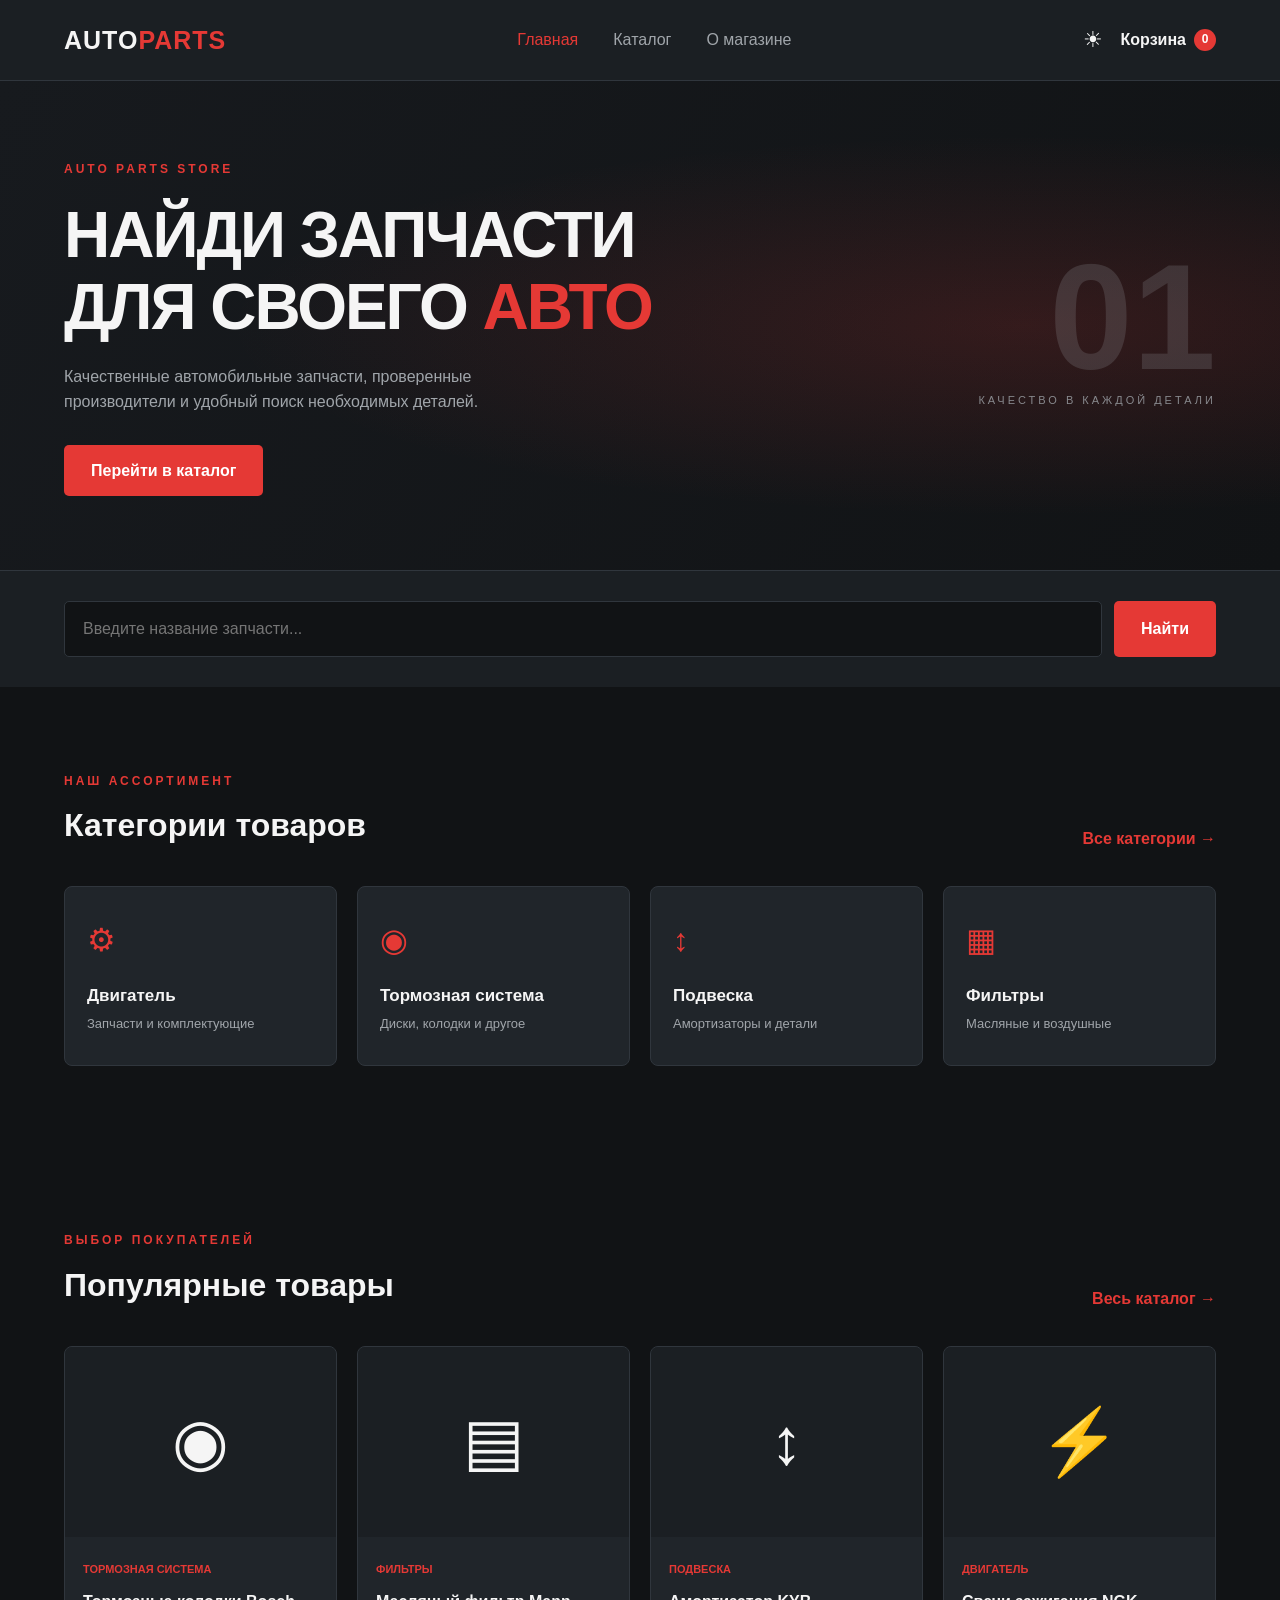
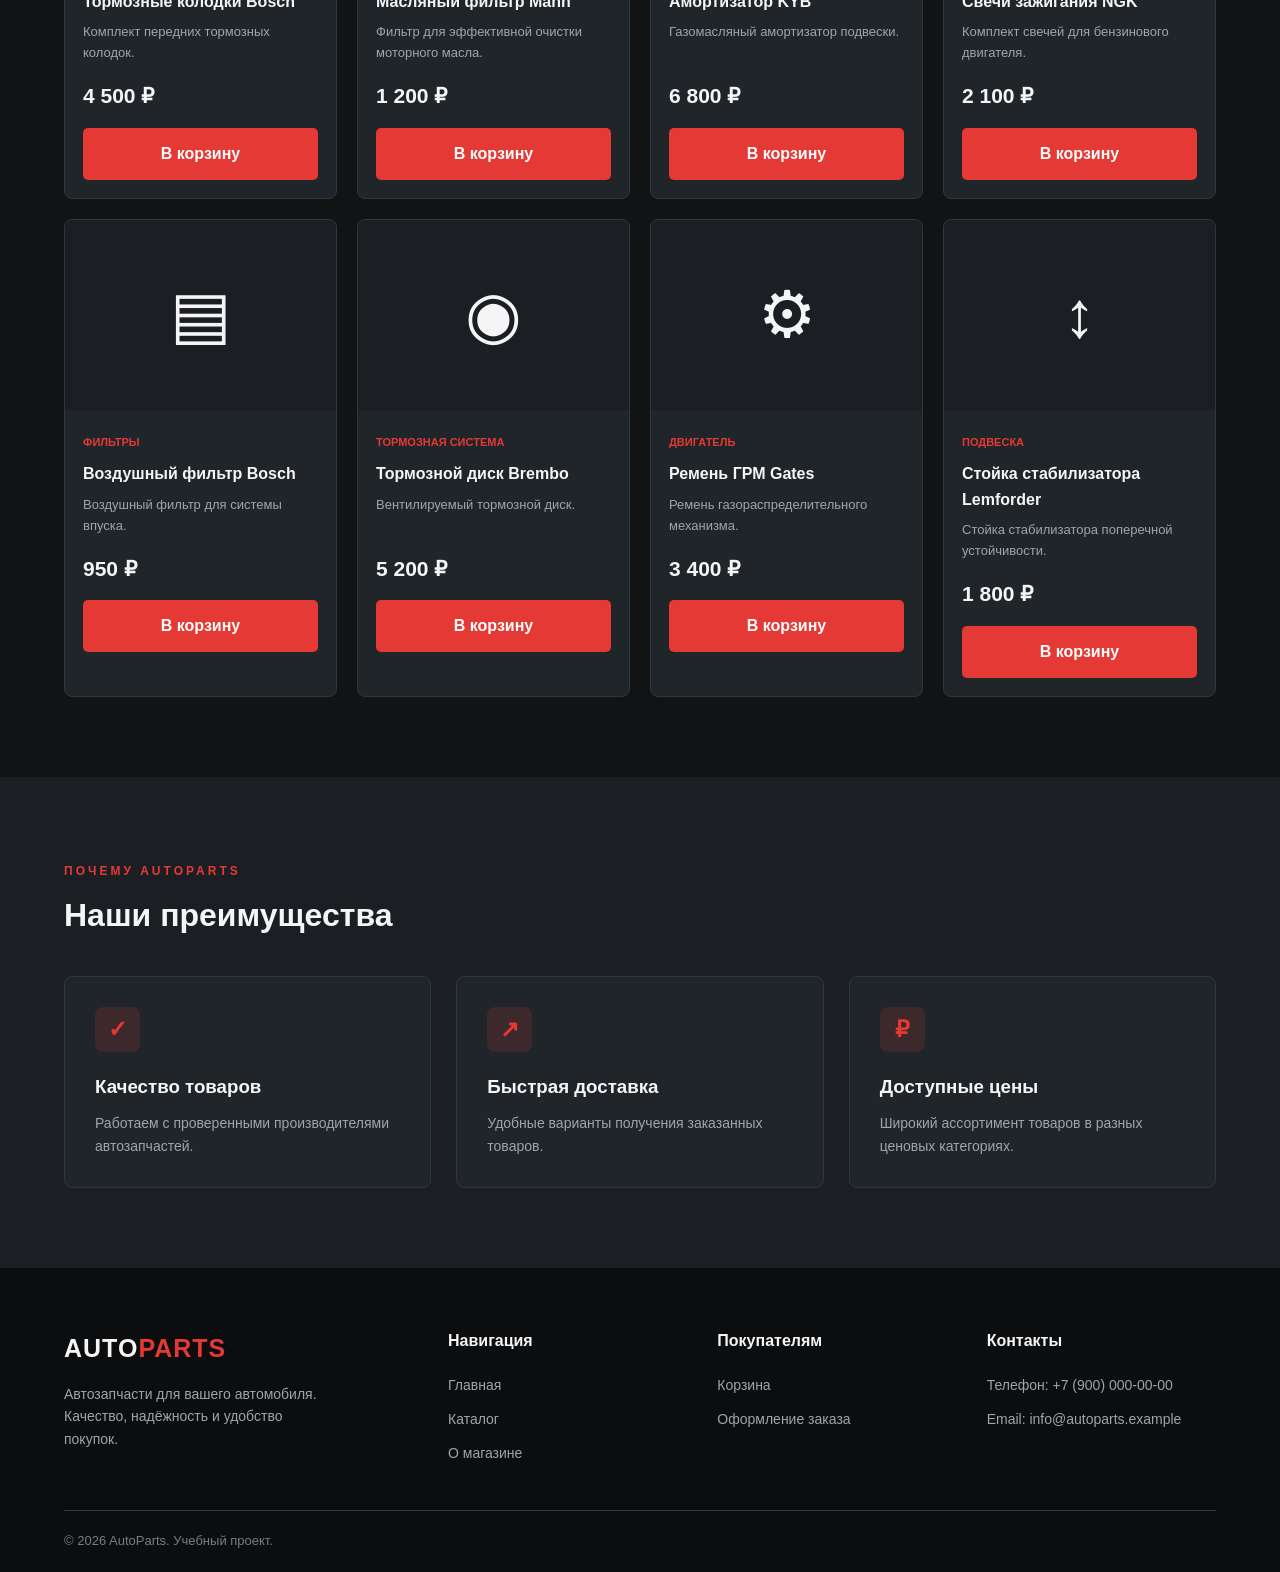
<file: index.html>
<!DOCTYPE html>
<html lang="ru">
<head>
    <meta charset="UTF-8">
    <meta name="viewport" content="width=device-width, initial-scale=1.0">
    <meta name="description" content="AutoParts — интернет-магазин автомобильных запчастей. Большой выбор деталей для вашего автомобиля.">
    <meta name="theme-color" content="#111315">

    <title>AutoParts — Магазин автозапчастей</title>

    <link rel="stylesheet" href="css/style.css">
    <link rel="stylesheet" href="css/responsive.css">

    <script src="js/products.js" defer></script>
    <script src="js/main.js" defer></script>
</head>

<body>

    <!-- Шапка сайта -->
    <header class="header">
        <div class="container header-container">

            <a href="index.html" class="logo">
                AUTO<span>PARTS</span>
            </a>

            <nav class="navigation" id="navigation">
                <a href="index.html" class="nav-link active">Главная</a>
                <a href="catalog.html" class="nav-link">Каталог</a>
                <a href="about.html" class="nav-link">О магазине</a>
            </nav>

            <div class="header-actions">

                <button class="theme-toggle" id="theme-toggle"
                        aria-label="Переключить тему">
                    ☀
                </button>

                <a href="cart.html" class="cart-link">
                    Корзина
                    <span class="cart-count" id="cart-count">0</span>
                </a>

                <button class="menu-toggle" id="menu-toggle"
                        aria-label="Открыть меню">
                    ☰
                </button>

            </div>

        </div>
    </header>

    <main>

        <!-- Главный баннер -->
        <section class="hero">
            <div class="container hero-container">

                <div class="hero-content">
                    <span class="hero-label">AUTO PARTS STORE</span>

                    <h1>
                        НАЙДИ ЗАПЧАСТИ<br>
                        ДЛЯ СВОЕГО <span>АВТО</span>
                    </h1>

                    <p>
                        Качественные автомобильные запчасти,
                        проверенные производители и удобный
                        поиск необходимых деталей.
                    </p>

                    <a href="catalog.html" class="btn btn-primary">
                        Перейти в каталог
                    </a>
                </div>

                <div class="hero-decoration">
                    <span class="hero-number">01</span>
                    <span class="hero-caption">КАЧЕСТВО В КАЖДОЙ ДЕТАЛИ</span>
                </div>

            </div>
        </section>

        <!-- Поиск -->
        <section class="search-section">
            <div class="container">

                <form class="search-form" id="search-form">
                    <input
                        type="search"
                        id="search-input"
                        placeholder="Введите название запчасти..."
                        aria-label="Поиск запчастей"
                    >

                    <button type="submit" class="btn btn-primary">
                        Найти
                    </button>
                </form>

            </div>
        </section>

        <!-- Категории -->
        <section class="categories section">
            <div class="container">

                <div class="section-heading">
                    <div>
                        <span class="section-label">НАШ АССОРТИМЕНТ</span>
                        <h2>Категории товаров</h2>
                    </div>

                    <a href="catalog.html" class="text-link">
                        Все категории →
                    </a>
                </div>

                <div class="category-grid">

                    <a href="catalog.html?category=engine"
                       class="category-card">
                        <span class="category-icon">⚙</span>
                        <h3>Двигатель</h3>
                        <span>Запчасти и комплектующие</span>
                    </a>

                    <a href="catalog.html?category=brakes"
                       class="category-card">
                        <span class="category-icon">◉</span>
                        <h3>Тормозная система</h3>
                        <span>Диски, колодки и другое</span>
                    </a>

                    <a href="catalog.html?category=suspension"
                       class="category-card">
                        <span class="category-icon">↕</span>
                        <h3>Подвеска</h3>
                        <span>Амортизаторы и детали</span>
                    </a>

                    <a href="catalog.html?category=filters"
                       class="category-card">
                        <span class="category-icon">▦</span>
                        <h3>Фильтры</h3>
                        <span>Масляные и воздушные</span>
                    </a>

                </div>

            </div>
        </section>

        <!-- Популярные товары -->
        <section class="products section">
            <div class="container">

                <div class="section-heading">
                    <div>
                        <span class="section-label">ВЫБОР ПОКУПАТЕЛЕЙ</span>
                        <h2>Популярные товары</h2>
                    </div>

                    <a href="catalog.html" class="text-link">
                        Весь каталог →
                    </a>
                </div>

                <div class="product-grid" id="featured-products">

                    <!-- Карточки товаров будут добавлены через JavaScript -->

                </div>

            </div>
        </section>

        <!-- Преимущества -->
        <section class="advantages section">
            <div class="container">

                <div class="section-heading">
                    <div>
                        <span class="section-label">ПОЧЕМУ AUTOPARTS</span>
                        <h2>Наши преимущества</h2>
                    </div>
                </div>

                <div class="advantages-grid">

                    <article class="advantage-card">
                        <span class="advantage-icon">✓</span>
                        <h3>Качество товаров</h3>
                        <p>Работаем с проверенными производителями автозапчастей.</p>
                    </article>

                    <article class="advantage-card">
                        <span class="advantage-icon">↗</span>
                        <h3>Быстрая доставка</h3>
                        <p>Удобные варианты получения заказанных товаров.</p>
                    </article>

                    <article class="advantage-card">
                        <span class="advantage-icon">₽</span>
                        <h3>Доступные цены</h3>
                        <p>Широкий ассортимент товаров в разных ценовых категориях.</p>
                    </article>

                </div>

            </div>
        </section>

    </main>

    <!-- Подвал -->
    <footer class="footer">
        <div class="container footer-container">

            <div class="footer-brand">
                <a href="index.html" class="logo">
                    AUTO<span>PARTS</span>
                </a>

                <p>
                    Автозапчасти для вашего автомобиля.
                    Качество, надёжность и удобство покупок.
                </p>
            </div>

            <div class="footer-column">
                <h3>Навигация</h3>
                <a href="index.html">Главная</a>
                <a href="catalog.html">Каталог</a>
                <a href="about.html">О магазине</a>
            </div>

            <div class="footer-column">
                <h3>Покупателям</h3>
                <a href="cart.html">Корзина</a>
                <a href="checkout.html">Оформление заказа</a>
            </div>

            <div class="footer-column">
                <h3>Контакты</h3>
                <p>Телефон: +7 (900) 000-00-00</p>
                <p>Email: info@autoparts.example</p>
            </div>

        </div>

        <div class="container footer-bottom">
            <p>© 2026 AutoParts. Учебный проект.</p>
        </div>
    </footer>

</body>
</html>
</file>
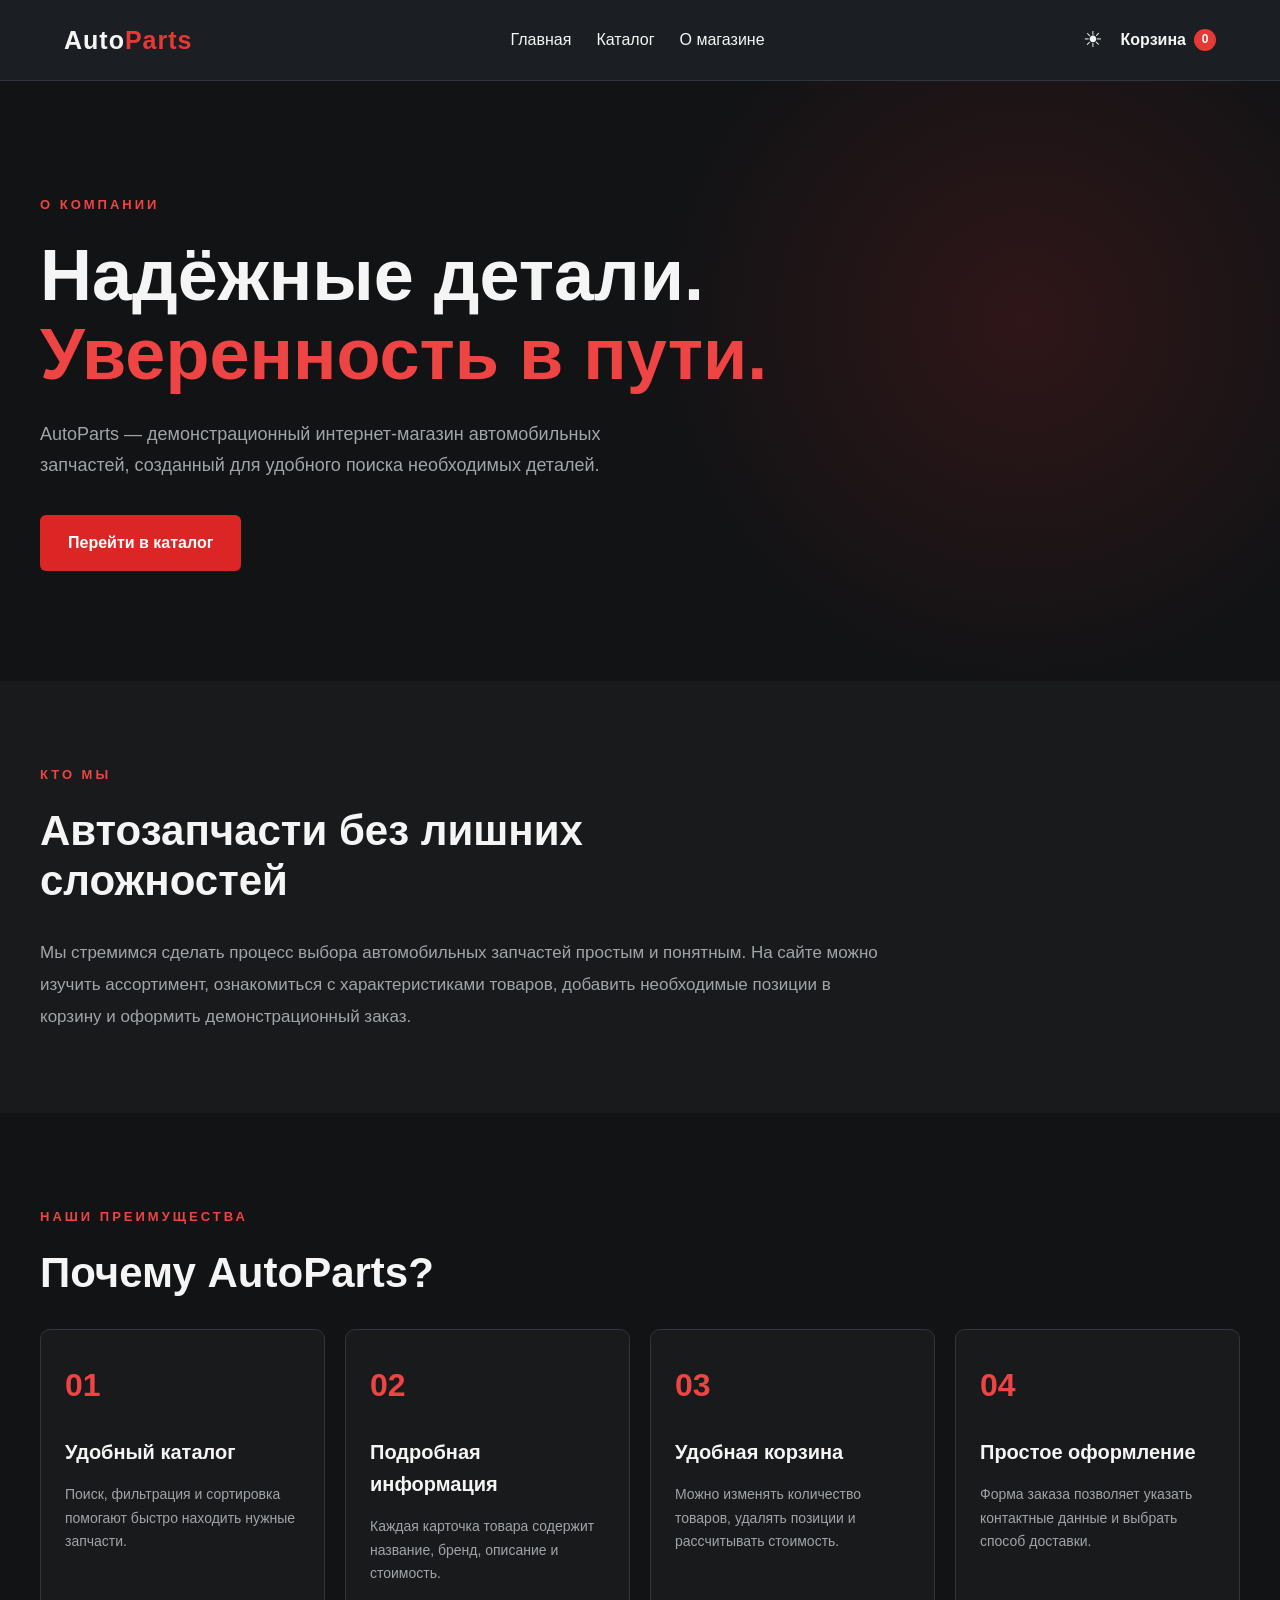
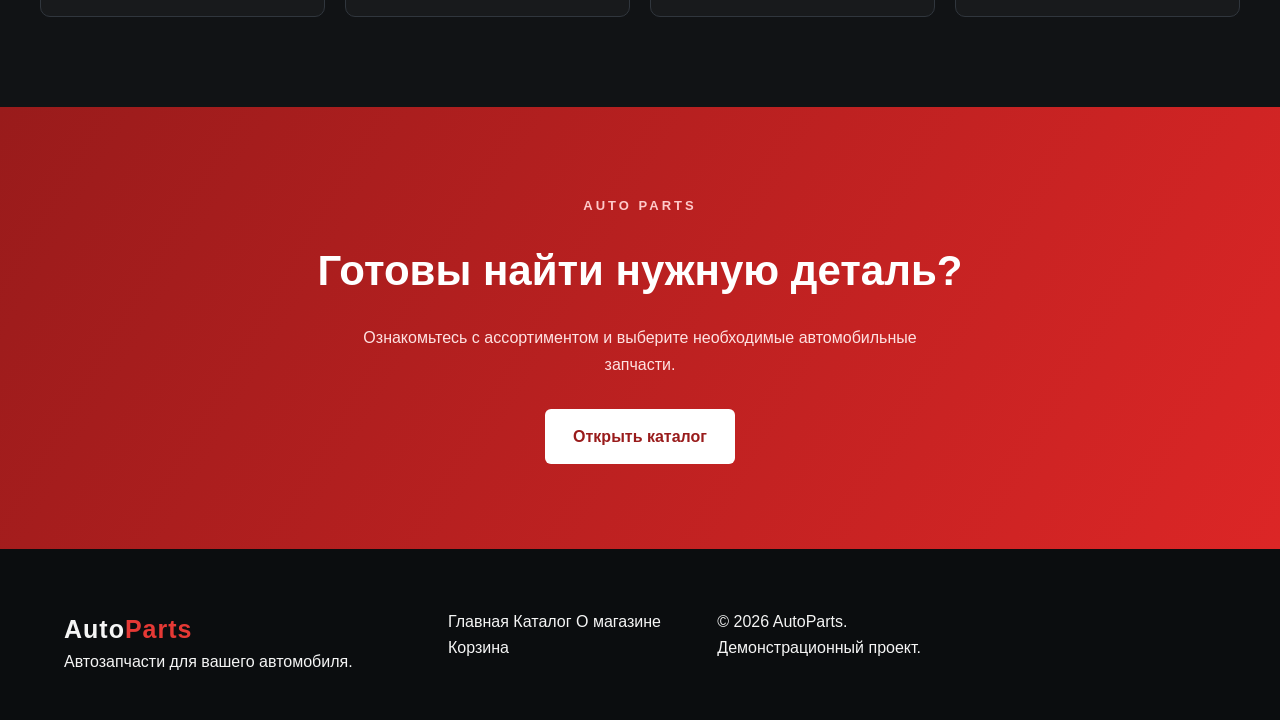
<file: about.html>
<!DOCTYPE html>
<html lang="ru">
<head>
    <meta charset="UTF-8">
    <meta name="viewport" content="width=device-width, initial-scale=1.0">

    <title>О магазине — AutoParts</title>

    <link rel="stylesheet" href="css/style.css">
    <link rel="stylesheet" href="css/about.css">
    <link rel="stylesheet" href="css/responsive.css">
</head>

<body>

    <header class="header">
        <div class="container header-container">
            <a href="index.html" class="logo">Auto<span>Parts</span></a>

            <nav class="nav" id="main-nav">
                <a href="index.html">Главная</a>
                <a href="catalog.html">Каталог</a>
                <a href="about.html" class="active">О магазине</a>
            </nav>

            <div class="header-actions">
                <button class="theme-toggle" id="theme-toggle" aria-label="Переключить тему">
                    ◐
                </button>

                <a href="cart.html" class="cart-link">
                    Корзина
                    <span class="cart-count" id="cart-count">0</span>
                </a>

                <button class="menu-toggle" id="menu-toggle" aria-label="Открыть меню">
                    ☰
                </button>
            </div>
        </div>
    </header>

    <main class="about-page">

        <section class="about-hero">
            <div class="about-container">
                <span class="about-label">О КОМПАНИИ</span>

                <h1>
                    Надёжные детали.<br>
                    <span>Уверенность в пути.</span>
                </h1>

                <p>
                    AutoParts — демонстрационный интернет-магазин
                    автомобильных запчастей, созданный для удобного
                    поиска необходимых деталей.
                </p>

                <a href="catalog.html" class="about-button">
                    Перейти в каталог
                </a>
            </div>
        </section>

        <section class="about-intro">
            <div class="about-container">
                <div class="about-section-heading">
                    <span class="about-label">КТО МЫ</span>
                    <h2>Автозапчасти без лишних сложностей</h2>
                </div>

                <p class="about-description">
                    Мы стремимся сделать процесс выбора автомобильных
                    запчастей простым и понятным. На сайте можно изучить
                    ассортимент, ознакомиться с характеристиками товаров,
                    добавить необходимые позиции в корзину и оформить
                    демонстрационный заказ.
                </p>
            </div>
        </section>

        <section class="about-benefits">
            <div class="about-container">
                <div class="about-section-heading">
                    <span class="about-label">НАШИ ПРЕИМУЩЕСТВА</span>
                    <h2>Почему AutoParts?</h2>
                </div>

                <div class="benefits-grid">

                    <article class="benefit-card">
                        <div class="benefit-icon">01</div>
                        <h3>Удобный каталог</h3>
                        <p>
                            Поиск, фильтрация и сортировка помогают
                            быстро находить нужные запчасти.
                        </p>
                    </article>

                    <article class="benefit-card">
                        <div class="benefit-icon">02</div>
                        <h3>Подробная информация</h3>
                        <p>
                            Каждая карточка товара содержит название,
                            бренд, описание и стоимость.
                        </p>
                    </article>

                    <article class="benefit-card">
                        <div class="benefit-icon">03</div>
                        <h3>Удобная корзина</h3>
                        <p>
                            Можно изменять количество товаров,
                            удалять позиции и рассчитывать стоимость.
                        </p>
                    </article>

                    <article class="benefit-card">
                        <div class="benefit-icon">04</div>
                        <h3>Простое оформление</h3>
                        <p>
                            Форма заказа позволяет указать контактные
                            данные и выбрать способ доставки.
                        </p>
                    </article>

                </div>
            </div>
        </section>

        <section class="about-cta">
            <div class="about-container">
                <span class="about-label">AUTO PARTS</span>

                <h2>Готовы найти нужную деталь?</h2>

                <p>
                    Ознакомьтесь с ассортиментом и выберите
                    необходимые автомобильные запчасти.
                </p>

                <a href="catalog.html" class="about-button">
                    Открыть каталог
                </a>
            </div>
        </section>

    </main>

    <footer class="footer">
        <div class="container footer-container">
            <div class="footer-logo">
                <a href="index.html" class="logo">Auto<span>Parts</span></a>
                <p>Автозапчасти для вашего автомобиля.</p>
            </div>

            <div class="footer-links">
                <a href="index.html">Главная</a>
                <a href="catalog.html">Каталог</a>
                <a href="about.html">О магазине</a>
                <a href="cart.html">Корзина</a>
            </div>

            <p class="footer-copyright">
                © 2026 AutoParts. Демонстрационный проект.
            </p>
        </div>
    </footer>

    <script src="js/main.js" defer></script>

</body>
</html>
</file>
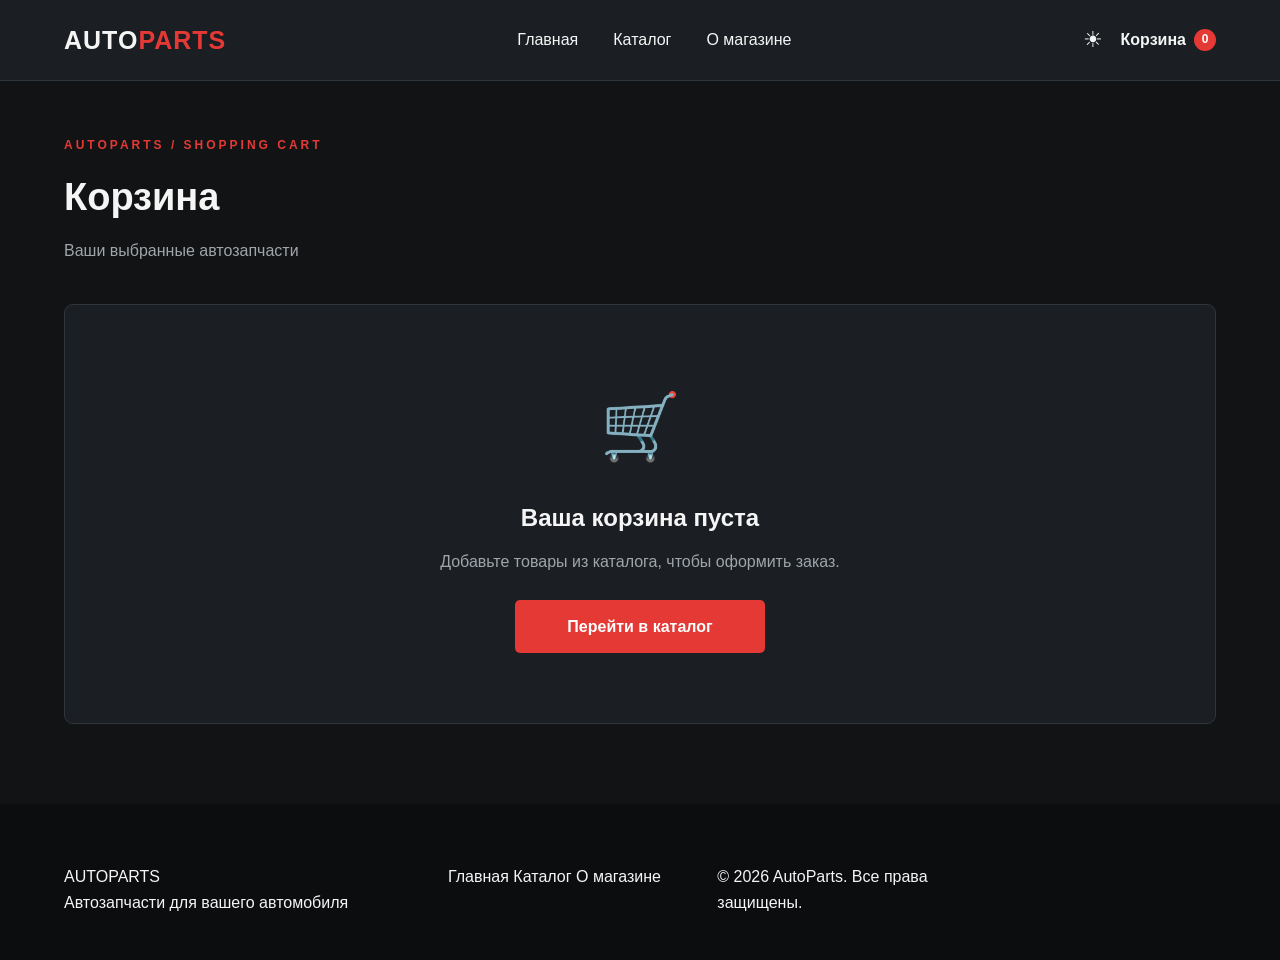
<file: cart.html>
<!DOCTYPE html>
<html lang="ru">
<head>
    <meta charset="UTF-8">
    <meta name="viewport" content="width=device-width, initial-scale=1.0">
    <meta name="description" content="Корзина интернет-магазина AutoParts.">
    <title>Корзина | AutoParts</title>

    <link rel="stylesheet" href="css/style.css">
    <link rel="stylesheet" href="css/cart.css">
    <link rel="stylesheet" href="css/responsive.css">

    <script src="js/products.js" defer></script>
    <script src="js/main.js" defer></script>
    <script src="js/cart.js" defer></script>
</head>
<body>

    <header class="header">
        <div class="container header-container">
            <a href="index.html" class="logo">
                AUTO<span>PARTS</span>
            </a>

            <nav class="navigation" id="navigation">
                <a href="index.html">Главная</a>
                <a href="catalog.html">Каталог</a>
                <a href="about.html">О магазине</a>
            </nav>

            <div class="header-actions">
                <button class="theme-toggle" id="theme-toggle"
                        aria-label="Переключить тему">☀</button>

                <a href="cart.html" class="cart-link active">
                    Корзина
                    <span class="cart-count" id="cart-count">0</span>
                </a>

                <button class="menu-toggle" id="menu-toggle"
                        aria-label="Открыть меню">☰</button>
            </div>
        </div>
    </header>

    <main>
        <section class="cart-page">
            <div class="container">

                <div class="cart-heading">
                    <p class="cart-label">AUTOPARTS / SHOPPING CART</p>
                    <h1>Корзина</h1>
                    <p>Ваши выбранные автозапчасти</p>
                </div>

                <div class="cart-layout" id="cart-layout">

                    <div class="cart-products">
                        <div class="cart-products-heading">
                            <h2>Ваши товары</h2>

                            <button id="clear-cart" class="clear-cart">
                                Очистить корзину
                            </button>
                        </div>

                        <div id="cart-items">
                            <p class="cart-loading">Загрузка корзины...</p>
                        </div>
                    </div>

                    <aside class="cart-summary">
                        <h2>Ваш заказ</h2>

                        <div class="summary-row">
                            <span>Количество товаров</span>
                            <span id="summary-quantity">0</span>
                        </div>

                        <div class="summary-row">
                            <span>Стоимость товаров</span>
                            <span id="summary-subtotal">0 ₽</span>
                        </div>

                        <div class="summary-divider"></div>

                        <div class="summary-total">
                            <span>Итого</span>
                            <span id="summary-total">0 ₽</span>
                        </div>

                        <a href="checkout.html" class="checkout-button"
                           id="checkout-button">
                            Перейти к оформлению
                        </a>

                        <a href="catalog.html" class="continue-shopping">
                            Продолжить покупки
                        </a>
                    </aside>

                </div>

                <div class="cart-empty" id="cart-empty" hidden>
                    <div class="empty-icon">🛒</div>
                    <h2>Ваша корзина пуста</h2>
                    <p>Добавьте товары из каталога, чтобы оформить заказ.</p>

                    <a href="catalog.html" class="checkout-button">
                        Перейти в каталог
                    </a>
                </div>

            </div>
        </section>
    </main>

    <footer class="footer">
        <div class="container footer-container">
            <div class="footer-logo">
                AUTO<span>PARTS</span>
                <p>Автозапчасти для вашего автомобиля</p>
            </div>

            <div class="footer-links">
                <a href="index.html">Главная</a>
                <a href="catalog.html">Каталог</a>
                <a href="about.html">О магазине</a>
            </div>

            <p class="footer-copy">
                © 2026 AutoParts. Все права защищены.
            </p>
        </div>
    </footer>

</body>
</html>
</file>
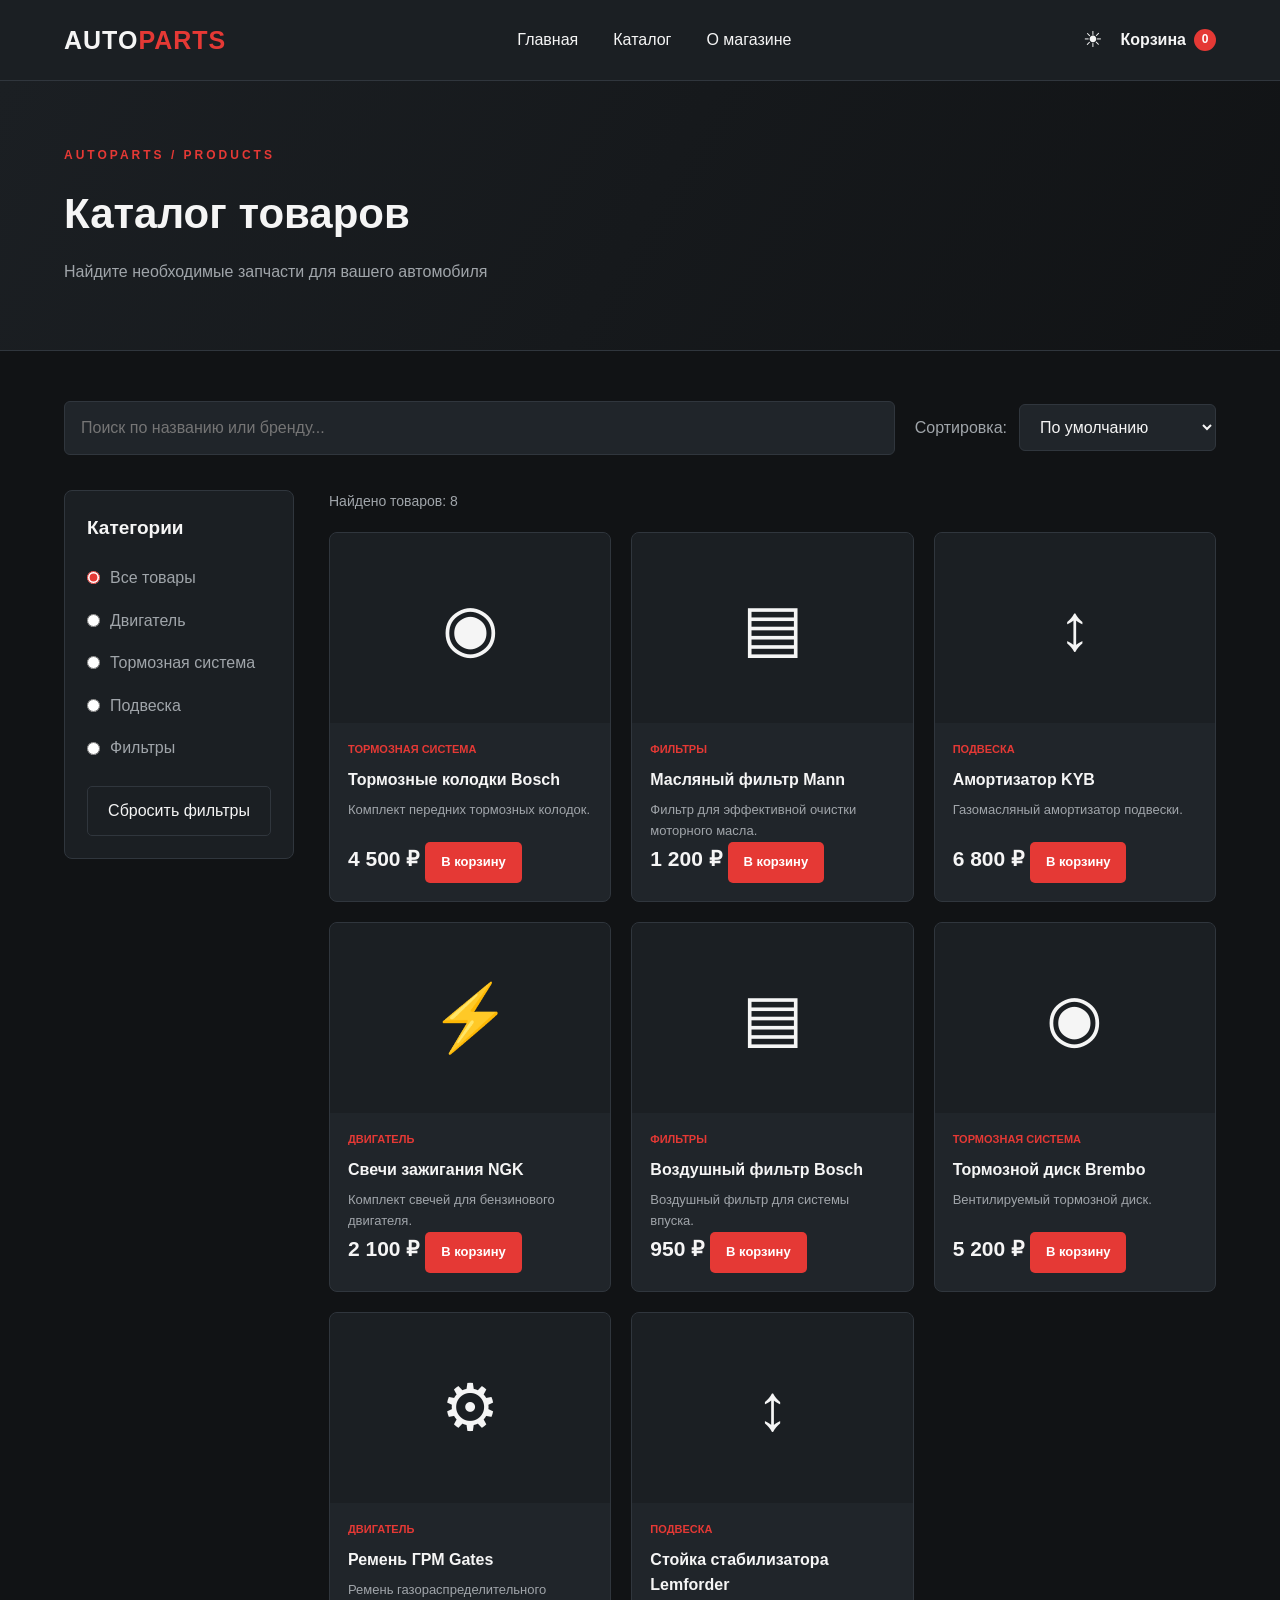
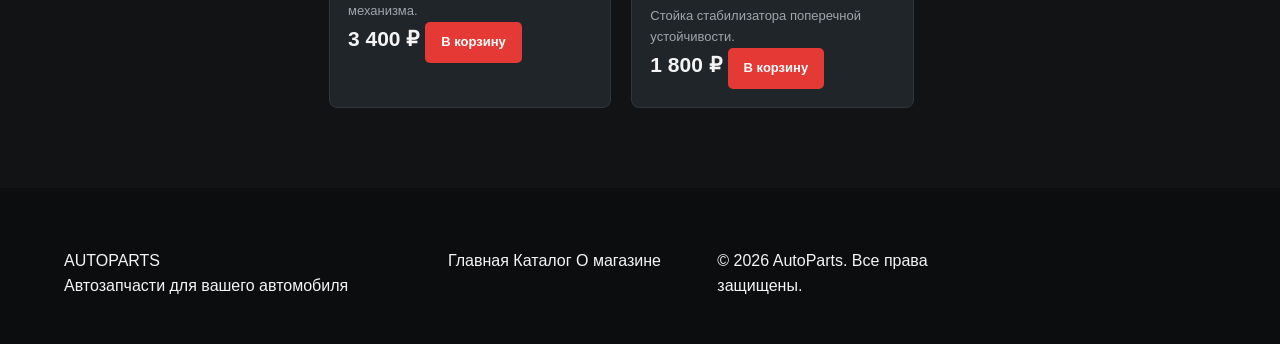
<file: catalog.html>
<!DOCTYPE html>
<html lang="ru">
<head>
    <meta charset="UTF-8">
    <meta name="viewport" content="width=device-width, initial-scale=1.0">
    <meta name="description" content="Каталог автозапчастей AutoParts. Подбор деталей для вашего автомобиля.">
    <title>Каталог товаров | AutoParts</title>

    <link rel="stylesheet" href="css/style.css">
    <link rel="stylesheet" href="css/catalog.css">
    <link rel="stylesheet" href="css/responsive.css">

    <script src="js/products.js" defer></script>
    <script src="js/main.js" defer></script>
    <script src="js/catalog.js" defer></script>
</head>
<body>

    <!-- Шапка сайта -->
    <header class="header">
        <div class="container header-container">
            <a href="index.html" class="logo">
                AUTO<span>PARTS</span>
            </a>

            <nav class="navigation" id="navigation">
                <a href="index.html">Главная</a>
                <a href="catalog.html" class="active">Каталог</a>
                <a href="about.html">О магазине</a>
            </nav>

            <div class="header-actions">
                <button class="theme-toggle" id="theme-toggle" aria-label="Переключить тему">
                    ☀
                </button>

                <a href="cart.html" class="cart-link">
                    Корзина
                    <span class="cart-count" id="cart-count">0</span>
                </a>

                <button class="menu-toggle" id="menu-toggle" aria-label="Открыть меню">
                    ☰
                </button>
            </div>
        </div>
    </header>

    <main>
        <!-- Заголовок каталога -->
        <section class="catalog-hero">
            <div class="container">
                <p class="catalog-label">AUTOPARTS / PRODUCTS</p>
                <h1>Каталог товаров</h1>
                <p>Найдите необходимые запчасти для вашего автомобиля</p>
            </div>
        </section>

        <!-- Основная область каталога -->
        <section class="catalog-section">
            <div class="container">

                <div class="catalog-toolbar">
                    <div class="catalog-search">
                        <input
                            type="search"
                            id="catalog-search"
                            placeholder="Поиск по названию или бренду..."
                            aria-label="Поиск товаров"
                        >
                    </div>

                    <div class="catalog-sort">
                        <label for="catalog-sort">Сортировка:</label>
                        <select id="catalog-sort">
                            <option value="default">По умолчанию</option>
                            <option value="price-asc">Сначала дешевле</option>
                            <option value="price-desc">Сначала дороже</option>
                            <option value="name-asc">По названию (А–Я)</option>
                        </select>
                    </div>
                </div>

                <div class="catalog-layout">

                    <!-- Фильтры -->
                    <aside class="catalog-sidebar">
                        <h2>Категории</h2>

                        <div class="category-filters">
                            <label class="filter-option">
                                <input type="radio" name="category" value="all" checked>
                                <span>Все товары</span>
                            </label>

                            <label class="filter-option">
                                <input type="radio" name="category" value="engine">
                                <span>Двигатель</span>
                            </label>

                            <label class="filter-option">
                                <input type="radio" name="category" value="brakes">
                                <span>Тормозная система</span>
                            </label>

                            <label class="filter-option">
                                <input type="radio" name="category" value="suspension">
                                <span>Подвеска</span>
                            </label>

                            <label class="filter-option">
                                <input type="radio" name="category" value="filters">
                                <span>Фильтры</span>
                            </label>
                        </div>

                        <button class="reset-filters" id="reset-filters">
                            Сбросить фильтры
                        </button>
                    </aside>

                    <!-- Товары -->
                    <div class="catalog-content">
                        <div class="catalog-results">
                            <p id="products-count">Загрузка товаров...</p>
                        </div>

                        <div class="products-grid" id="catalog-products">
                            <!-- Карточки товаров будут добавлены через JavaScript -->
                        </div>

                        <p class="catalog-empty" id="catalog-empty" hidden>
                            По вашему запросу ничего не найдено.
                        </p>
                    </div>

                </div>
            </div>
        </section>
    </main>

    <!-- Подвал -->
    <footer class="footer">
        <div class="container footer-container">
            <div class="footer-logo">
                AUTO<span>PARTS</span>
                <p>Автозапчасти для вашего автомобиля</p>
            </div>

            <div class="footer-links">
                <a href="index.html">Главная</a>
                <a href="catalog.html">Каталог</a>
                <a href="about.html">О магазине</a>
            </div>

            <p class="footer-copy">
                © 2026 AutoParts. Все права защищены.
            </p>
        </div>
    </footer>

</body>
</html>
</file>
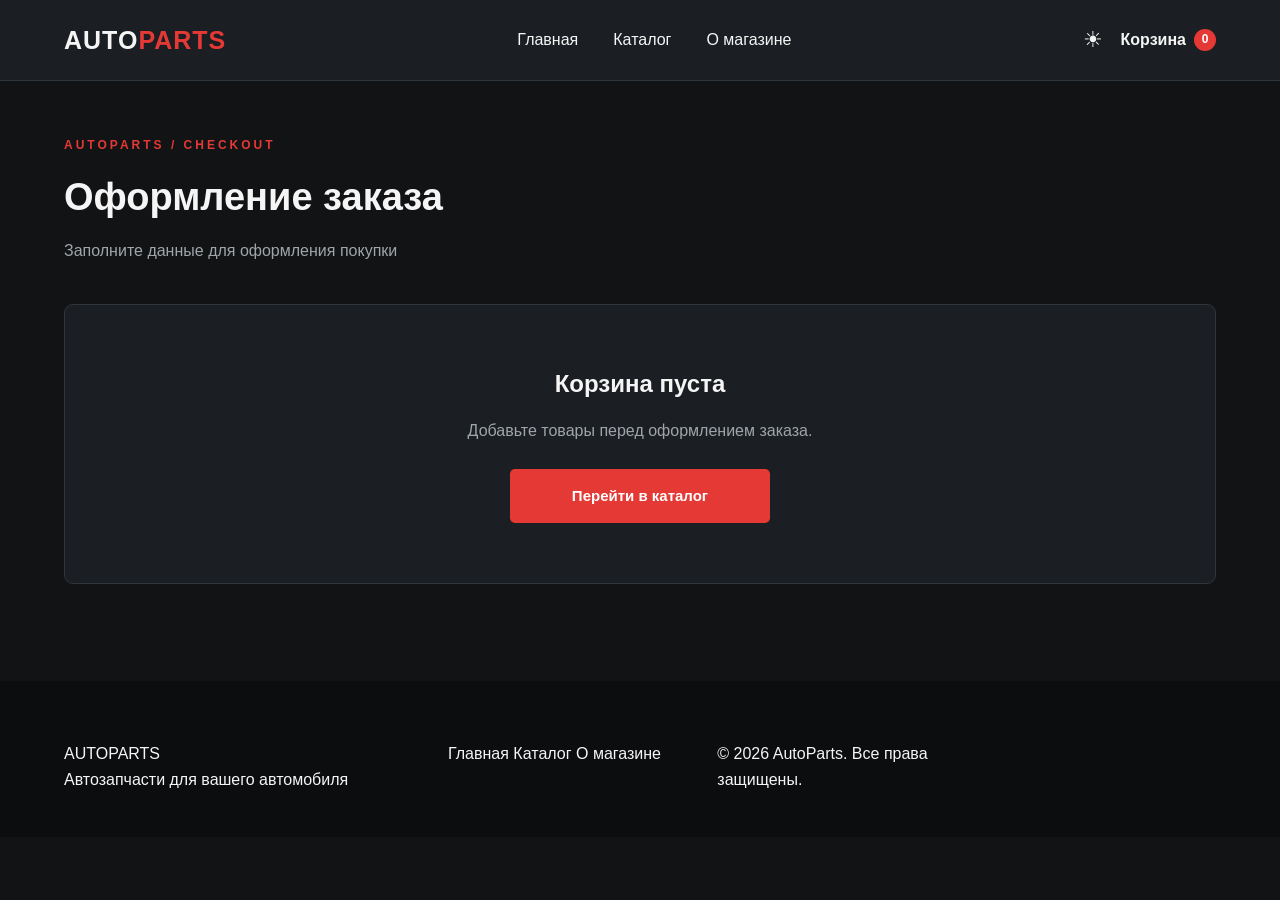
<file: checkout.html>
<!DOCTYPE html>
<html lang="ru">
<head>
    <meta charset="UTF-8">
    <meta name="viewport" content="width=device-width, initial-scale=1.0">
    <meta name="description" content="Оформление заказа в интернет-магазине AutoParts.">
    <title>Оформление заказа | AutoParts</title>

    <link rel="stylesheet" href="css/style.css">
    <link rel="stylesheet" href="css/checkout.css">
    <link rel="stylesheet" href="css/responsive.css">

    <script src="js/products.js" defer></script>
    <script src="js/main.js" defer></script>
    <script src="js/checkout.js" defer></script>
</head>
<body>

    <header class="header">
        <div class="container header-container">
            <a href="index.html" class="logo">
                AUTO<span>PARTS</span>
            </a>

            <nav class="navigation" id="navigation">
                <a href="index.html">Главная</a>
                <a href="catalog.html">Каталог</a>
                <a href="about.html">О магазине</a>
            </nav>

            <div class="header-actions">
                <button class="theme-toggle" id="theme-toggle"
                        aria-label="Переключить тему">☀</button>

                <a href="cart.html" class="cart-link">
                    Корзина
                    <span class="cart-count" id="cart-count">0</span>
                </a>

                <button class="menu-toggle" id="menu-toggle"
                        aria-label="Открыть меню">☰</button>
            </div>
        </div>
    </header>

    <main>
        <section class="checkout-page">
            <div class="container">

                <div class="checkout-heading">
                    <p class="checkout-label">AUTOPARTS / CHECKOUT</p>
                    <h1>Оформление заказа</h1>
                    <p>Заполните данные для оформления покупки</p>
                </div>

                <div id="checkout-empty" class="checkout-empty" hidden>
                    <h2>Корзина пуста</h2>
                    <p>Добавьте товары перед оформлением заказа.</p>
                    <a href="catalog.html" class="checkout-submit">
                        Перейти в каталог
                    </a>
                </div>

                <div class="checkout-layout" id="checkout-layout">

                    <form id="checkout-form" class="checkout-form">

                        <section class="checkout-section">
                            <h2>1. Контактные данные</h2>

                            <div class="form-group">
                                <label for="customer-name">ФИО</label>
                                <input
                                    type="text"
                                    id="customer-name"
                                    name="name"
                                    placeholder="Иван Иванов"
                                    minlength="2"
                                    maxlength="100"
                                    autocomplete="name"
                                    required
                                >
                            </div>

                            <div class="form-row">
                                <div class="form-group">
                                    <label for="customer-phone">Телефон</label>
                                    <input
                                        type="tel"
                                        id="customer-phone"
                                        name="phone"
                                        placeholder="+371 20000000"
                                        autocomplete="tel"
                                        pattern="^\+?[0-9\s()\-]{7,20}$"
                                        required
                                    >
                                </div>

                                <div class="form-group">
                                    <label for="customer-email">Электронная почта</label>
                                    <input
                                        type="email"
                                        id="customer-email"
                                        name="email"
                                        placeholder="example@mail.com"
                                        autocomplete="email"
                                        required
                                    >
                                </div>
                            </div>
                        </section>

                        <section class="checkout-section">
                            <h2>2. Доставка</h2>

                            <div class="form-group">
                                <label for="delivery-method">
                                    Способ доставки
                                </label>

                                <select id="delivery-method"
                                        name="delivery" required>
                                    <option value="courier">
                                        Курьерская доставка — 500 ₽
                                    </option>
                                    <option value="pickup">
                                        Самовывоз — бесплатно
                                    </option>
                                </select>
                            </div>

                            <div class="form-group" id="address-group">
                                <label for="customer-address">Адрес доставки</label>
                                <input
                                    type="text"
                                    id="customer-address"
                                    name="address"
                                    placeholder="Город, улица, дом, квартира"
                                    minlength="5"
                                    maxlength="200"
                                    autocomplete="street-address"
                                    required
                                >
                            </div>
                        </section>

                        <section class="checkout-section">
                            <h2>3. Способ оплаты</h2>

                            <div class="payment-options">
                                <label class="payment-option">
                                    <input
                                        type="radio"
                                        name="payment"
                                        value="card"
                                        checked
                                    >
                                    <span>Банковская карта</span>
                                </label>

                                <label class="payment-option">
                                    <input
                                        type="radio"
                                        name="payment"
                                        value="cash"
                                    >
                                    <span>Наличными при получении</span>
                                </label>
                            </div>

                            <p class="payment-note">
                                Оплата демонстрационная. Реальная банковская
                                операция не выполняется.
                            </p>
                        </section>

                        <button type="submit" class="checkout-submit">
                            Подтвердить заказ
                        </button>

                    </form>

                    <aside class="checkout-summary">
                        <h2>Ваш заказ</h2>

                        <div id="checkout-items"></div>

                        <div class="checkout-summary-divider"></div>

                        <div class="checkout-summary-row">
                            <span>Товары</span>
                            <span id="checkout-subtotal">0 €</span>
                        </div>

                        <div class="checkout-summary-row">
                            <span>Доставка</span>
                            <span id="checkout-delivery">5 €</span>
                        </div>

                        <div class="checkout-summary-total">
                            <span>Итого</span>
                            <span id="checkout-total">0 €</span>
                        </div>
                    </aside>

                </div>

                <div id="checkout-success" class="checkout-success" hidden>
                    <div class="success-icon">✓</div>
                    <h2>Заказ успешно оформлен!</h2>
                    <p id="success-order-number"></p>
                    <p>Спасибо за покупку в AutoParts.</p>
                    <a href="catalog.html" class="checkout-submit">
                        Вернуться в каталог
                    </a>
                </div>

            </div>
        </section>
    </main>

    <footer class="footer">
        <div class="container footer-container">
            <div class="footer-logo">
                AUTO<span>PARTS</span>
                <p>Автозапчасти для вашего автомобиля</p>
            </div>

            <div class="footer-links">
                <a href="index.html">Главная</a>
                <a href="catalog.html">Каталог</a>
                <a href="about.html">О магазине</a>
            </div>

            <p class="footer-copy">
                © 2026 AutoParts. Все права защищены.
            </p>
        </div>
    </footer>

</body>
</html>
</file>
<file: css/style.css>
/* ========================================
   AUTOPARTS — ОСНОВНЫЕ СТИЛИ
======================================== */

/* Переменные проекта */

:root {
    --bg-primary: #111315;
    --bg-secondary: #1b1f23;
    --bg-card: #20252a;
    --bg-hover: #292f35;

    --accent: #e53935;
    --accent-hover: #c62828;

    --text-primary: #f5f5f5;
    --text-secondary: #a0a5aa;

    --border-color: #30363d;

    --container-width: 1200px;

    --transition: 0.25s ease;

    --hero-start: #171a1e;
    --hero-end: #111315;
    --hero-glow: rgba(229, 57, 53, 0.16);
}

/* Светлая тема */

body.light-theme {
    --bg-primary: #f4f5f6;
    --bg-secondary: #ffffff;
    --bg-card: #ffffff;
    --bg-hover: #eeeeee;

    --text-primary: #202326;
    --text-secondary: #666c72;

    --border-color: #dfe3e6;

    --hero-start: #ffffff;
    --hero-end: #e9edf1;
    --hero-glow: rgba(229, 57, 53, 0.10);
}

/* Общие настройки */

* {
    margin: 0;
    padding: 0;
    box-sizing: border-box;
}

html {
    scroll-behavior: smooth;
}

body {
    font-family: Arial, Helvetica, sans-serif;
    background-color: var(--bg-primary);
    color: var(--text-primary);
    line-height: 1.6;
    transition: background-color var(--transition),
                color var(--transition);
}

a {
    text-decoration: none;
    color: inherit;
}

button,
input {
    font: inherit;
}

button {
    cursor: pointer;
}

.container {
    width: min(90%, var(--container-width));
    margin: 0 auto;
}

.section {
    padding: 80px 0;
}

/* ========================================
   ШАПКА САЙТА
======================================== */

.header {
    background-color: var(--bg-secondary);
    border-bottom: 1px solid var(--border-color);
    position: sticky;
    top: 0;
    z-index: 100;
}

.header-container {
    min-height: 80px;
    display: flex;
    align-items: center;
    justify-content: space-between;
    gap: 30px;
}

.logo {
    font-size: 25px;
    font-weight: 800;
    letter-spacing: 1px;
}

.logo span {
    color: var(--accent);
}

.navigation {
    display: flex;
    align-items: center;
    gap: 35px;
}

.nav-link {
    color: var(--text-secondary);
    transition: color var(--transition);
}

.nav-link:hover,
.nav-link.active {
    color: var(--accent);
}

.header-actions {
    display: flex;
    align-items: center;
    gap: 18px;
}

.theme-toggle,
.menu-toggle {
    background: none;
    border: none;
    color: var(--text-primary);
    font-size: 22px;
}

.theme-toggle:hover {
    color: var(--accent);
}

.cart-link {
    display: flex;
    align-items: center;
    gap: 8px;
    font-weight: 600;
}

.cart-count {
    display: flex;
    align-items: center;
    justify-content: center;
    width: 22px;
    height: 22px;
    border-radius: 50%;
    background-color: var(--accent);
    color: white;
    font-size: 12px;
}

.menu-toggle {
    display: none;
}

/* ========================================
   ГЛАВНЫЙ БАННЕР
======================================== */

.hero {
    min-height: 490px;

    background:
        radial-gradient(
            ellipse at 80% 50%,
            var(--hero-glow),
            transparent 55%
        ),
        linear-gradient(
            120deg,
            var(--hero-start),
            var(--hero-end)
        );

    border-bottom: 1px solid var(--border-color);

    display: flex;
    align-items: center;
}

.hero-container {
    display: flex;
    justify-content: space-between;
    align-items: center;
    padding-top: 70px;
    padding-bottom: 70px;
}

.hero-content {
    max-width: 650px;
}

.hero-label,
.section-label {
    color: var(--accent);
    font-size: 12px;
    font-weight: 700;
    letter-spacing: 3px;
}

.hero h1 {
    font-size: clamp(38px, 5vw, 64px);
    line-height: 1.12;
    margin: 20px 0;
    font-weight: 900;
    letter-spacing: -2px;
}

.hero h1 span {
    color: var(--accent);
}

.hero-content p {
    color: var(--text-secondary);
    max-width: 480px;
    margin-bottom: 30px;
    font-size: 16px;
}

.hero-decoration {
    display: flex;
    flex-direction: column;
    align-items: flex-end;
    color: var(--text-secondary);
}

.hero-number {
    font-size: 150px;
    font-weight: 900;
    line-height: 1;
    opacity: 0.2;
}

.hero-caption {
    font-size: 11px;
    letter-spacing: 3px;
    opacity: 0.8;
}

/* ========================================
   КНОПКИ
======================================== */

.btn {
    display: inline-flex;
    align-items: center;
    justify-content: center;
    padding: 13px 27px;
    border: none;
    border-radius: 5px;
    font-weight: 700;
    transition: background-color var(--transition),
                transform var(--transition);
}

.btn-primary {
    background-color: var(--accent);
    color: white;
}

.btn-primary:hover {
    background-color: var(--accent-hover);
    transform: translateY(-2px);
}

/* ========================================
   ПОИСК
======================================== */

.search-section {
    padding: 30px 0;
    background-color: var(--bg-secondary);
}

.search-form {
    display: flex;
    gap: 12px;
}

.search-form input {
    flex: 1;
    min-width: 0;
    padding: 14px 18px;
    background-color: var(--bg-primary);
    border: 1px solid var(--border-color);
    border-radius: 5px;
    color: var(--text-primary);
    outline: none;
}

.search-form input:focus {
    border-color: var(--accent);
}

/* ========================================
   ЗАГОЛОВКИ СЕКЦИЙ
======================================== */

.section-heading {
    display: flex;
    align-items: flex-end;
    justify-content: space-between;
    gap: 20px;
    margin-bottom: 35px;
}

.section-heading h2 {
    font-size: 32px;
    margin-top: 8px;
}

.text-link {
    color: var(--accent);
    font-weight: 600;
}

.text-link:hover {
    color: var(--accent-hover);
}

/* ========================================
   КАТЕГОРИИ
======================================== */

.category-grid {
    display: grid;
    grid-template-columns: repeat(4, 1fr);
    gap: 20px;
}

.category-card {
    display: flex;
    flex-direction: column;
    padding: 28px 22px;
    min-height: 180px;
    background-color: var(--bg-card);
    border: 1px solid var(--border-color);
    border-radius: 8px;
    transition: transform var(--transition),
                border-color var(--transition),
                background-color var(--transition);
}

.category-card:hover {
    transform: translateY(-5px);
    border-color: var(--accent);
    background-color: var(--bg-hover);
}

.category-icon {
    font-size: 32px;
    color: var(--accent);
    margin-bottom: 15px;
}

.category-card h3 {
    font-size: 17px;
    margin-bottom: 5px;
}

.category-card > span:last-child {
    color: var(--text-secondary);
    font-size: 13px;
}

/* ========================================
   КАРТОЧКИ ТОВАРОВ
======================================== */

.product-grid {
    display: grid;
    grid-template-columns: repeat(4, 1fr);
    gap: 20px;
}

.product-card {
    overflow: hidden;
    background-color: var(--bg-card);
    border: 1px solid var(--border-color);
    border-radius: 8px;
    transition: transform var(--transition),
                border-color var(--transition);
}

.product-card:hover {
    transform: translateY(-5px);
    border-color: var(--accent);
}

.product-image {
    height: 190px;
    display: flex;
    align-items: center;
    justify-content: center;
    background-color: var(--bg-secondary);
    font-size: 65px;
}

.product-info {
    padding: 18px;
}

.product-category {
    color: var(--accent);
    font-size: 11px;
    text-transform: uppercase;
    font-weight: 700;
}

.product-info h3 {
    font-size: 16px;
    margin: 8px 0;
}

.product-description {
    color: var(--text-secondary);
    font-size: 13px;
    min-height: 42px;
}

.product-price {
    font-size: 21px;
    font-weight: 800;
    margin: 15px 0;
}

.product-info .btn {
    width: 100%;
}

/* ========================================
   ПРЕИМУЩЕСТВА
======================================== */

.advantages {
    background-color: var(--bg-secondary);
}

.advantages-grid {
    display: grid;
    grid-template-columns: repeat(3, 1fr);
    gap: 25px;
}

.advantage-card {
    padding: 30px;
    background-color: var(--bg-card);
    border: 1px solid var(--border-color);
    border-radius: 8px;
}

.advantage-icon {
    display: flex;
    align-items: center;
    justify-content: center;
    width: 45px;
    height: 45px;
    background-color: rgba(229, 57, 53, 0.15);
    color: var(--accent);
    border-radius: 8px;
    font-size: 23px;
    font-weight: 700;
    margin-bottom: 20px;
}

.advantage-card h3 {
    margin-bottom: 10px;
}

.advantage-card p {
    color: var(--text-secondary);
    font-size: 14px;
}

/* ========================================
   ПОДВАЛ
======================================== */

.footer {
    background-color: #0b0d0f;
    padding-top: 60px;
    color: #f5f5f5;
}

.footer-container {
    display: grid;
    grid-template-columns: 1.5fr 1fr 1fr 1fr;
    gap: 40px;
    padding-bottom: 45px;
}

.footer-brand p {
    color: #a0a5aa;
    max-width: 270px;
    margin-top: 15px;
    font-size: 14px;
}

.footer-column {
    display: flex;
    flex-direction: column;
    gap: 12px;
}

.footer-column h3 {
    font-size: 16px;
    margin-bottom: 8px;
}

.footer-column a,
.footer-column p {
    color: #a0a5aa;
    font-size: 14px;
}

.footer-column a:hover {
    color: var(--accent);
}

.footer-bottom {
    padding: 20px 0;
    border-top: 1px solid #30363d;
    color: #777e85;
    font-size: 13px;
}

/* ========================================
   УВЕДОМЛЕНИЯ
======================================== */

.toast {
    position: fixed;
    right: 25px;
    bottom: 25px;
    z-index: 1000;

    padding: 16px 24px;

    background-color: var(--bg-card);
    color: var(--text-primary);

    border: 1px solid var(--accent);
    border-radius: 8px;

    box-shadow: 0 5px 25px rgba(0, 0, 0, 0.25);

    opacity: 0;
    transform: translateY(20px);

    transition: opacity 0.25s ease,
                transform 0.25s ease;

    pointer-events: none;
}

.toast.show {
    opacity: 1;
    transform: translateY(0);
}

@media (max-width: 480px) {
    .toast {
        left: 4%;
        right: 4%;
        bottom: 15px;
        text-align: center;
    }
}


/* Кнопка добавления товара в корзину */
.catalog-content .add-to-cart {
    display: inline-flex;
    align-items: center;
    justify-content: center;
    padding: 10px 16px;
    color: #ffffff;
    background-color: var(--accent);
    border: none;
    border-radius: 5px;
    font-size: 13px;
    font-weight: 600;
    cursor: pointer;
    transition: background-color var(--transition),
                transform var(--transition);
}

.catalog-content .add-to-cart:hover {
    background-color: var(--accent-hover);
    transform: translateY(-2px);
}

.catalog-content .add-to-cart:active {
    transform: translateY(0);
}

.catalog-content .add-to-cart:focus-visible {
    outline: 2px solid var(--accent);
    outline-offset: 3px;
}
</file>
<file: css/responsive.css>
/* ========================================
   АДАПТИВНОСТЬ AUTOPARTS
======================================== */

/* Планшеты и небольшие ноутбуки */

@media (max-width: 1000px) {

    .category-grid,
    .product-grid {
        grid-template-columns: repeat(2, 1fr);
    }

    .footer-container {
        grid-template-columns: repeat(2, 1fr);
    }

    .hero-number {
        font-size: 110px;
    }
}

/* Планшеты */

@media (max-width: 768px) {

    .header-container {
        min-height: 70px;
    }

    .navigation {
        display: none;
        position: absolute;
        top: 70px;
        left: 0;
        width: 100%;
        padding: 20px;
        background-color: var(--bg-secondary);
        border-bottom: 1px solid var(--border-color);
        flex-direction: column;
        align-items: flex-start;
        gap: 20px;
    }

    .navigation.active {
        display: flex;
    }

    .menu-toggle {
        display: block;
    }

    .hero-decoration {
        display: none;
    }

    .hero {
        min-height: 400px;
    }

    .section {
        padding: 60px 0;
    }

    .advantages-grid {
        grid-template-columns: 1fr;
    }
}

/* Смартфоны */

@media (max-width: 480px) {

    .container {
        width: 92%;
    }

    .logo {
        font-size: 20px;
    }

    .header-actions {
        gap: 12px;
    }

    .cart-link {
        font-size: 13px;
    }

    .theme-toggle,
    .menu-toggle {
        font-size: 19px;
    }

    .hero h1 {
        font-size: 36px;
        letter-spacing: -1px;
    }

    .hero-content p {
        font-size: 14px;
    }

    .search-form {
        flex-direction: column;
    }

    .search-form .btn {
        width: 100%;
    }

    .section-heading {
        align-items: flex-start;
        flex-direction: column;
    }

    .section-heading h2 {
        font-size: 25px;
    }

    .category-grid,
    .product-grid {
        grid-template-columns: 1fr;
    }

    .category-card {
        min-height: 150px;
    }

    .footer-container {
        grid-template-columns: 1fr;
        gap: 30px;
    }

}
</file>
<file: css/about.css>
.about-page {
    overflow: hidden;
}

.about-container {
    width: min(1200px, calc(100% - 40px));
    margin: 0 auto;
}

.about-hero {
    padding: 110px 0;
    background:
        radial-gradient(
            circle at 80% 40%,
            rgba(220, 38, 38, 0.15),
            transparent 35%
        );
}

.about-label {
    display: inline-block;
    margin-bottom: 20px;
    color: #ef4444;
    font-size: 13px;
    font-weight: 700;
    letter-spacing: 3px;
}

.about-hero h1 {
    max-width: 800px;
    margin-bottom: 25px;
    font-size: clamp(40px, 6vw, 72px);
    line-height: 1.1;
    font-weight: 800;
}

.about-hero h1 span {
    color: #ef4444;
}

.about-hero p {
    max-width: 600px;
    margin-bottom: 35px;
    color: var(--text-secondary, #aaa);
    font-size: 18px;
    line-height: 1.7;
}

.about-button {
    display: inline-block;
    padding: 15px 28px;
    border-radius: 6px;
    background: #dc2626;
    color: #fff;
    font-weight: 700;
    text-decoration: none;
    transition: background 0.2s, transform 0.2s;
}

.about-button:hover {
    background: #b91c1c;
    transform: translateY(-2px);
}

.about-intro {
    padding: 80px 0;
    background: var(--card-bg, rgba(255, 255, 255, 0.03));
}

.about-section-heading {
    margin-bottom: 30px;
}

.about-section-heading h2 {
    max-width: 650px;
    font-size: clamp(28px, 4vw, 42px);
    line-height: 1.2;
}

.about-description {
    max-width: 850px;
    color: var(--text-secondary, #aaa);
    font-size: 17px;
    line-height: 1.9;
}

.about-benefits {
    padding: 90px 0;
}

.benefits-grid {
    display: grid;
    grid-template-columns: repeat(4, 1fr);
    gap: 20px;
}

.benefit-card {
    padding: 30px 24px;
    border: 1px solid var(--border-color, rgba(255, 255, 255, 0.1));
    border-radius: 10px;
    background: var(--card-bg, rgba(255, 255, 255, 0.03));
    transition: transform 0.2s, border-color 0.2s;
}

.benefit-card:hover {
    transform: translateY(-5px);
    border-color: #dc2626;
}

.benefit-icon {
    margin-bottom: 25px;
    color: #ef4444;
    font-size: 32px;
    font-weight: 800;
}

.benefit-card h3 {
    margin-bottom: 15px;
    font-size: 20px;
}

.benefit-card p {
    color: var(--text-secondary, #aaa);
    font-size: 14px;
    line-height: 1.7;
}

.about-cta {
    padding: 85px 20px;
    background: linear-gradient(120deg, #991b1b, #dc2626);
    color: #fff;
    text-align: center;
}

.about-cta .about-label {
    color: #fecaca;
}

.about-cta h2 {
    margin-bottom: 20px;
    font-size: clamp(28px, 4vw, 42px);
}

.about-cta p {
    max-width: 600px;
    margin: 0 auto 30px;
    color: #fee2e2;
    line-height: 1.7;
}

.about-cta .about-button {
    background: #fff;
    color: #991b1b;
}

.about-cta .about-button:hover {
    background: #fee2e2;
}

/* Адаптивность страницы */

@media (max-width: 900px) {
    .benefits-grid {
        grid-template-columns: repeat(2, 1fr);
    }

    .about-hero {
        padding: 80px 0;
    }
}

@media (max-width: 600px) {
    .about-container {
        width: min(100% - 30px, 1200px);
    }

    .about-hero {
        padding: 65px 0;
    }

    .about-hero p {
        font-size: 16px;
    }

    .about-intro,
    .about-benefits {
        padding: 60px 0;
    }

    .benefits-grid {
        grid-template-columns: 1fr;
    }

    .benefit-card {
        padding: 25px 20px;
    }

    .about-cta {
        padding: 65px 15px;
    }
}
.header-container .nav {
    display: flex;
    align-items: center;
    gap: 25px;
}

.header-container .nav a {
    display: inline-block;
    white-space: nowrap;
}
</file>
<file: css/cart.css>
.cart-page {
    min-height: 600px;
    padding: 55px 0 80px;
}

.cart-heading {
    margin-bottom: 40px;
}

.cart-label {
    color: var(--accent);
    font-size: 12px;
    font-weight: 700;
    letter-spacing: 3px;
    margin-bottom: 12px;
}

.cart-heading h1 {
    font-size: 38px;
    margin-bottom: 10px;
}

.cart-heading p:last-child {
    color: var(--text-secondary);
}

.cart-layout {
    display: grid;
    grid-template-columns: minmax(0, 1fr) 330px;
    gap: 30px;
    align-items: start;
}

.cart-products,
.cart-summary {
    background: var(--bg-secondary);
    border: 1px solid var(--border-color);
    border-radius: 9px;
    padding: 25px;
}

.cart-products-heading {
    display: flex;
    justify-content: space-between;
    align-items: center;
    gap: 15px;
    margin-bottom: 25px;
}

.cart-products-heading h2,
.cart-summary h2 {
    font-size: 20px;
}

.clear-cart {
    color: var(--accent);
    background: transparent;
    border: none;
    cursor: pointer;
    font: inherit;
}

.clear-cart:hover {
    text-decoration: underline;
}

.cart-item {
    display: grid;
    grid-template-columns: 85px minmax(0, 1fr) auto;
    gap: 20px;
    align-items: center;
    padding: 20px 0;
    border-bottom: 1px solid var(--border-color);
}

.cart-item:last-child {
    border-bottom: none;
}

.cart-item-image {
    width: 85px;
    height: 85px;
    display: flex;
    align-items: center;
    justify-content: center;
    background: var(--bg-card);
    border-radius: 7px;
    font-size: 38px;
}

.cart-item-category {
    color: var(--accent);
    font-size: 12px;
    margin-bottom: 7px;
}

.cart-item-name {
    font-size: 16px;
    margin-bottom: 8px;
}

.cart-item-price {
    color: var(--text-secondary);
    font-size: 13px;
}

.cart-item-controls {
    display: flex;
    flex-direction: column;
    align-items: flex-end;
    gap: 12px;
}

.cart-quantity {
    display: flex;
    align-items: center;
    gap: 12px;
    padding: 7px;
    background: var(--bg-card);
    border-radius: 5px;
}

.cart-quantity button {
    width: 27px;
    height: 27px;
    color: var(--text-primary);
    background: var(--bg-hover);
    border: none;
    border-radius: 4px;
    cursor: pointer;
}

.cart-quantity button:hover {
    background: var(--accent);
}

.cart-quantity span {
    min-width: 20px;
    text-align: center;
}

.cart-item-total {
    font-weight: 700;
    font-size: 16px;
}

.remove-item {
    color: var(--text-secondary);
    background: transparent;
    border: none;
    cursor: pointer;
    font-size: 13px;
}

.remove-item:hover {
    color: var(--accent);
}

.cart-summary {
    position: sticky;
    top: 25px;
}

.cart-summary h2 {
    margin-bottom: 25px;
}

.summary-row {
    display: flex;
    justify-content: space-between;
    gap: 10px;
    margin-bottom: 18px;
    color: var(--text-secondary);
    font-size: 14px;
}

.summary-row span:last-child {
    color: var(--text-primary);
    font-weight: 600;
}

.summary-divider {
    height: 1px;
    background: var(--border-color);
    margin: 20px 0;
}

.summary-total {
    display: flex;
    justify-content: space-between;
    align-items: center;
    font-size: 19px;
    font-weight: 800;
    margin-bottom: 25px;
}

.checkout-button {
    display: block;
    width: 100%;
    padding: 14px;
    color: #fff;
    background: var(--accent);
    border: none;
    border-radius: 5px;
    text-align: center;
    text-decoration: none;
    font-weight: 700;
    cursor: pointer;
    transition: background var(--transition);
}

.checkout-button:hover {
    background: var(--accent-hover);
}

.continue-shopping {
    display: block;
    margin-top: 18px;
    color: var(--text-secondary);
    text-align: center;
    text-decoration: none;
    font-size: 14px;
}

.continue-shopping:hover {
    color: var(--accent);
}

.cart-empty {
    padding: 70px 20px;
    text-align: center;
    background: var(--bg-secondary);
    border: 1px solid var(--border-color);
    border-radius: 9px;
}

.cart-empty[hidden],
.cart-layout[hidden] {
    display: none;
}

.empty-icon {
    font-size: 65px;
    margin-bottom: 20px;
}

.cart-empty h2 {
    margin-bottom: 12px;
}

.cart-empty p {
    color: var(--text-secondary);
    margin-bottom: 25px;
}

.cart-empty .checkout-button {
    max-width: 250px;
    margin: 0 auto;
}

.cart-loading {
    color: var(--text-secondary);
}

@media (max-width: 900px) {
    .cart-layout {
        grid-template-columns: 1fr;
    }

    .cart-summary {
        position: static;
    }
}

@media (max-width: 550px) {
    .cart-products,
    .cart-summary {
        padding: 17px;
    }

    .cart-item {
        grid-template-columns: 65px minmax(0, 1fr);
        gap: 12px;
    }

    .cart-item-image {
        width: 65px;
        height: 65px;
    }

    .cart-item-controls {
        grid-column: 2;
        align-items: flex-start;
    }

    .cart-products-heading {
        align-items: flex-start;
        flex-direction: column;
    }

    .cart-heading h1 {
        font-size: 30px;
    }
}
@media (max-width: 600px) {
    .cart-item-quantity {
        display: flex;
        align-items: center;
        justify-content: center;
        width: 100%;
        gap: 10px;
    }

    .cart-item-quantity button,
    .cart-item-quantity input {
        flex-shrink: 0;
    }
}
</file>
<file: css/catalog.css>
/* Заголовок каталога */
.catalog-hero {
    padding: 65px 0;
    background: linear-gradient(
        120deg,
        var(--bg-secondary),
        var(--bg-primary)
    );
    border-bottom: 1px solid var(--border-color);
}

.catalog-label {
    color: var(--accent);
    font-size: 12px;
    font-weight: 700;
    letter-spacing: 3px;
    margin-bottom: 15px;
}

.catalog-hero h1 {
    font-size: 42px;
    margin-bottom: 12px;
}

.catalog-hero p:last-child {
    color: var(--text-secondary);
}

/* Основная область */
.catalog-section {
    padding: 50px 0 80px;
}

.catalog-toolbar {
    display: flex;
    justify-content: space-between;
    align-items: center;
    gap: 20px;
    margin-bottom: 35px;
}

.catalog-search {
    flex: 1;
}

.catalog-search input,
.catalog-sort select {
    width: 100%;
    padding: 13px 16px;
    color: var(--text-primary);
    background: var(--bg-card);
    border: 1px solid var(--border-color);
    border-radius: 6px;
    font: inherit;
    outline: none;
}

.catalog-search input:focus,
.catalog-sort select:focus {
    border-color: var(--accent);
}

.catalog-sort {
    display: flex;
    align-items: center;
    gap: 12px;
}

.catalog-sort label {
    white-space: nowrap;
    color: var(--text-secondary);
}

.catalog-sort select {
    min-width: 190px;
}

/* Расположение фильтров и товаров */
.catalog-layout {
    display: grid;
    grid-template-columns: 230px minmax(0, 1fr);
    gap: 35px;
    align-items: start;
}

.catalog-sidebar {
    padding: 22px;
    background: var(--bg-secondary);
    border: 1px solid var(--border-color);
    border-radius: 8px;
}

.catalog-sidebar h2 {
    font-size: 19px;
    margin-bottom: 22px;
}

.category-filters {
    display: flex;
    flex-direction: column;
    gap: 17px;
}

.filter-option {
    display: flex;
    align-items: center;
    gap: 10px;
    color: var(--text-secondary);
    cursor: pointer;
    transition: color var(--transition);
}

.filter-option:hover {
    color: var(--text-primary);
}

.filter-option input {
    accent-color: var(--accent);
    cursor: pointer;
}

.reset-filters {
    width: 100%;
    margin-top: 25px;
    padding: 11px;
    color: var(--text-primary);
    background: transparent;
    border: 1px solid var(--border-color);
    border-radius: 5px;
    cursor: pointer;
    transition: background var(--transition);
}

.reset-filters:hover {
    background: var(--bg-hover);
}

/* Результаты */
.catalog-results {
    margin-bottom: 20px;
    color: var(--text-secondary);
    font-size: 14px;
}

.catalog-content .products-grid {
    display: grid;
    grid-template-columns: repeat(3, minmax(0, 1fr));
    gap: 20px;
}

.catalog-empty {
    padding: 40px 15px;
    color: var(--text-secondary);
    text-align: center;
    background: var(--bg-secondary);
    border: 1px solid var(--border-color);
    border-radius: 8px;
}

.catalog-empty[hidden] {
    display: none;
}

/* Адаптация каталога */
@media (max-width: 1000px) {
    .catalog-content .products-grid {
        grid-template-columns: repeat(2, minmax(0, 1fr));
    }
}

@media (max-width: 768px) {
    .catalog-toolbar {
        flex-direction: column;
        align-items: stretch;
    }

    .catalog-sort {
        justify-content: space-between;
    }

    .catalog-layout {
        grid-template-columns: 1fr;
        gap: 25px;
    }

    .catalog-sidebar {
        padding: 18px;
    }

    .category-filters {
        display: grid;
        grid-template-columns: repeat(2, minmax(0, 1fr));
    }

    .catalog-hero h1 {
        font-size: 32px;
    }
}

@media (max-width: 480px) {
    .catalog-content .products-grid {
        grid-template-columns: 1fr;
    }

    .catalog-sort {
        flex-direction: column;
        align-items: stretch;
    }

    .catalog-sort select {
        width: 100%;
    }

    .category-filters {
        grid-template-columns: 1fr;
    }

    .catalog-hero {
        padding: 45px 0;
    }
}
</file>
<file: css/checkout.css>
.checkout-page {
    min-height: 600px;
    padding: 55px 0 80px;
}

.checkout-heading {
    margin-bottom: 40px;
}

.checkout-label {
    color: var(--accent);
    font-size: 12px;
    font-weight: 700;
    letter-spacing: 3px;
    margin-bottom: 12px;
}

.checkout-heading h1 {
    font-size: 38px;
    margin-bottom: 10px;
}

.checkout-heading p:last-child {
    color: var(--text-secondary);
}

.checkout-layout {
    display: grid;
    grid-template-columns: minmax(0, 1fr) 350px;
    gap: 30px;
    align-items: start;
}

.checkout-form,
.checkout-summary {
    display: flex;
    flex-direction: column;
    gap: 25px;
}

.checkout-section,
.checkout-summary {
    padding: 25px;
    background: var(--bg-secondary);
    border: 1px solid var(--border-color);
    border-radius: 9px;
}

.checkout-section h2,
.checkout-summary h2 {
    font-size: 19px;
    margin-bottom: 22px;
}

.form-group {
    display: flex;
    flex-direction: column;
    gap: 8px;
    margin-bottom: 18px;
}

.form-group:last-child {
    margin-bottom: 0;
}

.form-group label {
    font-size: 14px;
    font-weight: 600;
}

.form-group input,
.form-group select {
    width: 100%;
    min-width: 0;
    padding: 13px 14px;
    color: var(--text-primary);
    background: var(--bg-card);
    border: 1px solid var(--border-color);
    border-radius: 5px;
    font: inherit;
    outline: none;
}

.form-group input:focus,
.form-group select:focus {
    border-color: var(--accent);
}

.form-row {
    display: grid;
    grid-template-columns: repeat(2, minmax(0, 1fr));
    gap: 15px;
}

.payment-options {
    display: flex;
    flex-direction: column;
    gap: 15px;
}

.payment-option {
    display: flex;
    align-items: center;
    gap: 12px;
    cursor: pointer;
    color: var(--text-secondary);
}

.payment-option input {
    accent-color: var(--accent);
}

.payment-note {
    margin-top: 18px;
    color: var(--text-secondary);
    font-size: 12px;
    line-height: 1.6;
}

.checkout-submit {
    display: block;
    width: 100%;
    padding: 15px;
    color: #fff;
    background: var(--accent);
    border: none;
    border-radius: 5px;
    text-align: center;
    text-decoration: none;
    font-size: 15px;
    font-weight: 700;
    cursor: pointer;
    transition: background var(--transition);
}

.checkout-submit:hover {
    background: var(--accent-hover);
}

.checkout-summary {
    position: sticky;
    top: 25px;
    gap: 0;
}

.checkout-summary h2 {
    margin-bottom: 20px;
}

.checkout-item {
    display: flex;
    justify-content: space-between;
    gap: 15px;
    margin-bottom: 15px;
    font-size: 13px;
}

.checkout-item-name {
    color: var(--text-secondary);
}

.checkout-item-price {
    white-space: nowrap;
    font-weight: 600;
}

.checkout-summary-divider {
    height: 1px;
    background: var(--border-color);
    margin: 10px 0 20px;
}

.checkout-summary-row,
.checkout-summary-total {
    display: flex;
    justify-content: space-between;
    gap: 12px;
    margin-bottom: 17px;
}

.checkout-summary-row {
    color: var(--text-secondary);
    font-size: 14px;
}

.checkout-summary-row span:last-child {
    color: var(--text-primary);
    font-weight: 600;
}

.checkout-summary-total {
    margin-top: 8px;
    margin-bottom: 0;
    font-size: 19px;
    font-weight: 800;
}

.checkout-empty,
.checkout-success {
    padding: 60px 20px;
    text-align: center;
    background: var(--bg-secondary);
    border: 1px solid var(--border-color);
    border-radius: 9px;
}

.checkout-empty p,
.checkout-success p {
    color: var(--text-secondary);
    margin: 15px 0 25px;
}

.checkout-empty .checkout-submit,
.checkout-success .checkout-submit {
    max-width: 260px;
    margin: 0 auto;
}

.success-icon {
    width: 65px;
    height: 65px;
    display: flex;
    align-items: center;
    justify-content: center;
    margin: 0 auto 20px;
    color: #fff;
    background: #27834a;
    border-radius: 50%;
    font-size: 35px;
}

.checkout-layout[hidden],
.checkout-empty[hidden],
.checkout-success[hidden],
#address-group[hidden] {
    display: none;
}

@media (max-width: 900px) {
    .checkout-layout {
        grid-template-columns: 1fr;
    }

    .checkout-summary {
        position: static;
    }
}

@media (max-width: 550px) {
    .checkout-section,
    .checkout-summary {
        padding: 18px;
    }

    .form-row {
        grid-template-columns: 1fr;
        gap: 0;
    }

    .checkout-heading h1 {
        font-size: 30px;
    }
}
</file>
